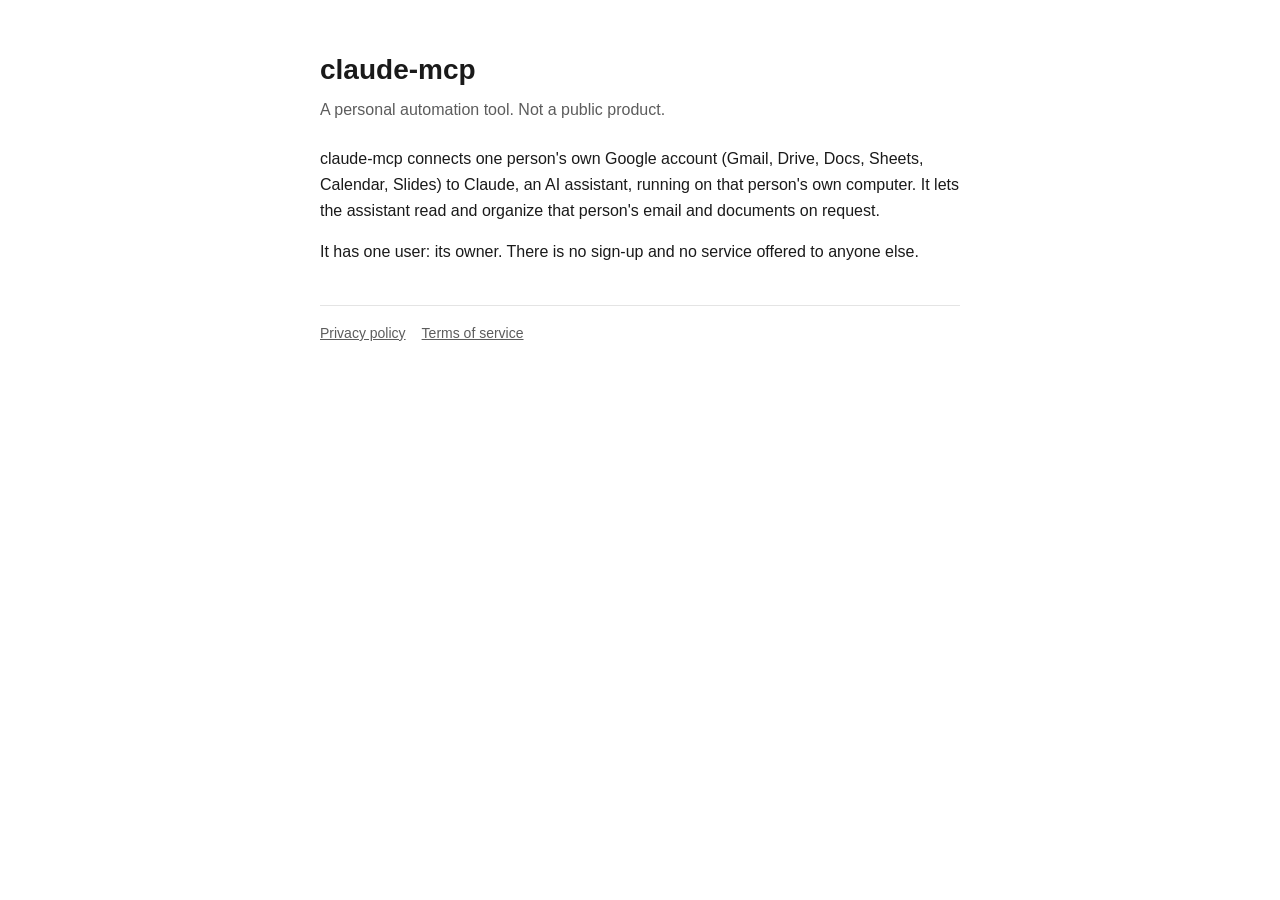
<file: index.html>
<!doctype html>
<html lang="en">
<head>
<meta charset="utf-8">
<meta name="viewport" content="width=device-width, initial-scale=1">
<title>claude-mcp</title>
<link rel="stylesheet" href="style.css">
</head>
<body>
<main>
<h1>claude-mcp</h1>
<p class="sub">A personal automation tool. Not a public product.</p>
<p>claude-mcp connects one person's own Google account (Gmail, Drive, Docs, Sheets, Calendar, Slides) to Claude, an AI assistant, running on that person's own computer. It lets the assistant read and organize that person's email and documents on request.</p>
<p>It has one user: its owner. There is no sign-up and no service offered to anyone else.</p>
<nav><a href="privacy.html">Privacy policy</a><a href="terms.html">Terms of service</a></nav>
</main>
</body>
</html>
</file>
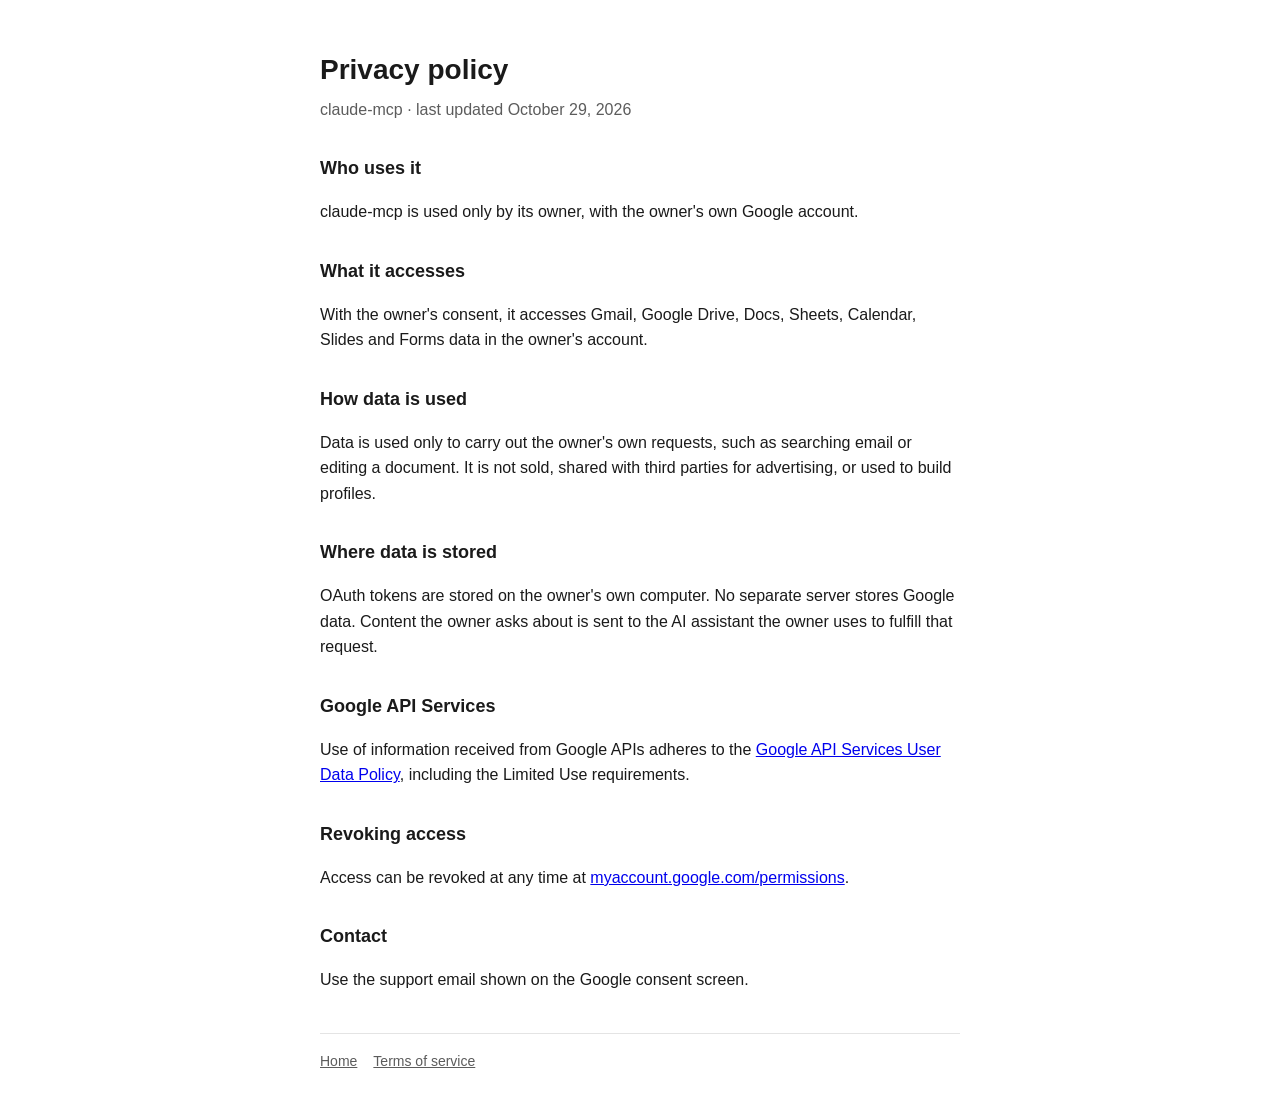
<file: privacy.html>
<!doctype html>
<html lang="en">
<head>
<meta charset="utf-8">
<meta name="viewport" content="width=device-width, initial-scale=1">
<title>claude-mcp privacy</title>
<link rel="stylesheet" href="style.css">
</head>
<body>
<main>
<h1>Privacy policy</h1>
<p class="sub">claude-mcp · last updated October 29, 2026</p>
<h2>Who uses it</h2>
<p>claude-mcp is used only by its owner, with the owner's own Google account.</p>
<h2>What it accesses</h2>
<p>With the owner's consent, it accesses Gmail, Google Drive, Docs, Sheets, Calendar, Slides and Forms data in the owner's account.</p>
<h2>How data is used</h2>
<p>Data is used only to carry out the owner's own requests, such as searching email or editing a document. It is not sold, shared with third parties for advertising, or used to build profiles.</p>
<h2>Where data is stored</h2>
<p>OAuth tokens are stored on the owner's own computer. No separate server stores Google data. Content the owner asks about is sent to the AI assistant the owner uses to fulfill that request.</p>
<h2>Google API Services</h2>
<p>Use of information received from Google APIs adheres to the <a href="https://developers.google.com/terms/api-services-user-data-policy">Google API Services User Data Policy</a>, including the Limited Use requirements.</p>
<h2>Revoking access</h2>
<p>Access can be revoked at any time at <a href="https://myaccount.google.com/permissions">myaccount.google.com/permissions</a>.</p>
<h2>Contact</h2>
<p>Use the support email shown on the Google consent screen.</p>
<nav><a href="index.html">Home</a><a href="terms.html">Terms of service</a></nav>
</main>
</body>
</html>
</file>
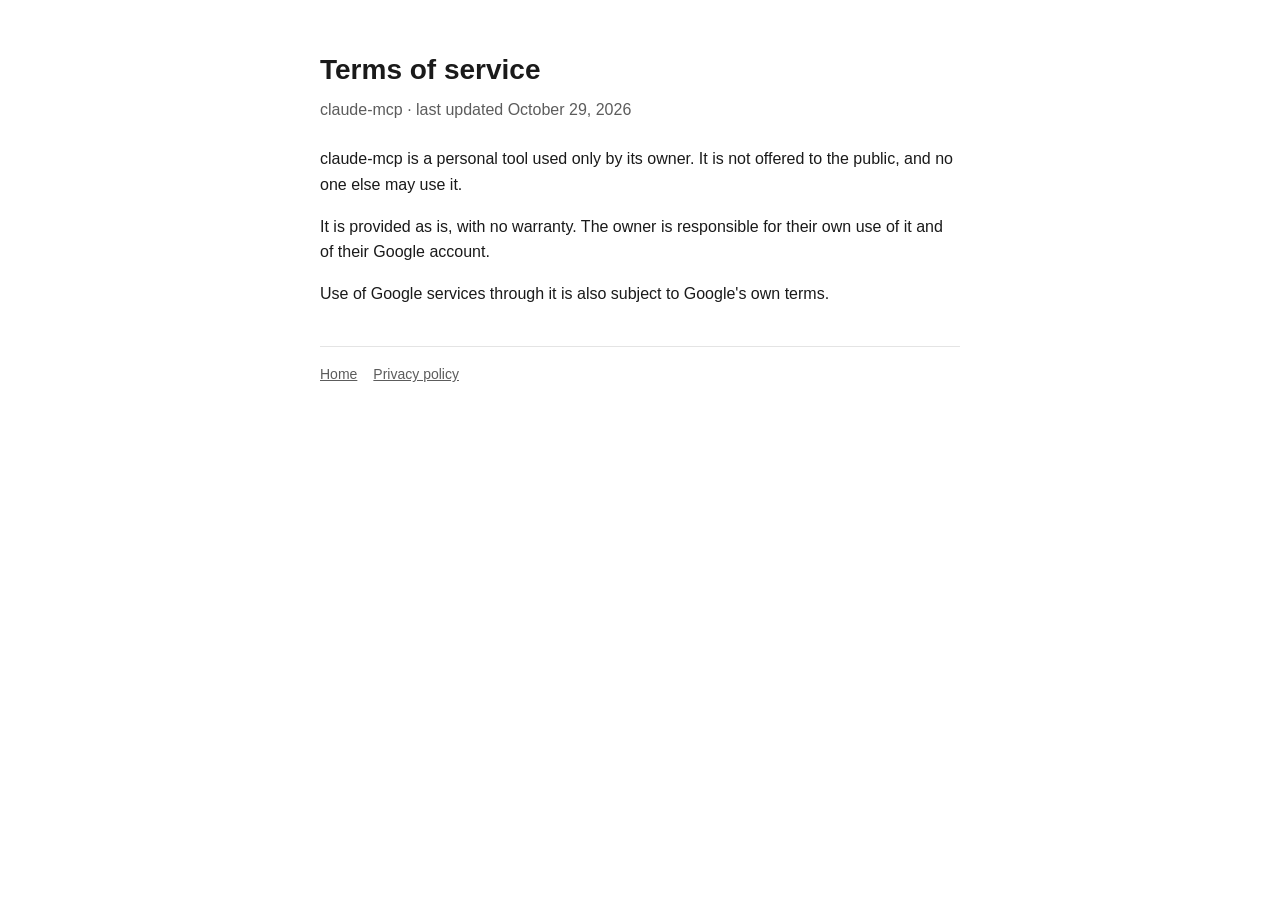
<file: terms.html>
<!doctype html>
<html lang="en">
<head>
<meta charset="utf-8">
<meta name="viewport" content="width=device-width, initial-scale=1">
<title>claude-mcp terms</title>
<link rel="stylesheet" href="style.css">
</head>
<body>
<main>
<h1>Terms of service</h1>
<p class="sub">claude-mcp · last updated October 29, 2026</p>
<p>claude-mcp is a personal tool used only by its owner. It is not offered to the public, and no one else may use it.</p>
<p>It is provided as is, with no warranty. The owner is responsible for their own use of it and of their Google account.</p>
<p>Use of Google services through it is also subject to Google's own terms.</p>
<nav><a href="index.html">Home</a><a href="privacy.html">Privacy policy</a></nav>
</main>
</body>
</html>
</file>
<file: style.css>
:root { --bg: #ffffff; --ink: #1a1a1a; --muted: #5c5c5c; --rule: #e4e4e4; }
@media (prefers-color-scheme: dark) { :root { --bg: #161616; --ink: #ececec; --muted: #a0a0a0; --rule: #2e2e2e; } }
body { margin: 0; background: var(--bg); color: var(--ink); font: 16px/1.6 -apple-system, BlinkMacSystemFont, "Helvetica Neue", Arial, sans-serif; }
main { max-width: 640px; margin: 0 auto; padding: 48px 16px; }
h1 { font-size: 28px; margin: 0 0 4px; }
h2 { font-size: 18px; margin: 32px 0 8px; }
p, li { color: var(--ink); }
.sub { color: var(--muted); margin: 0 0 24px; }
nav { border-top: 1px solid var(--rule); margin-top: 40px; padding-top: 16px; font-size: 14px; }
nav a { color: var(--muted); margin-right: 16px; }
</file>
